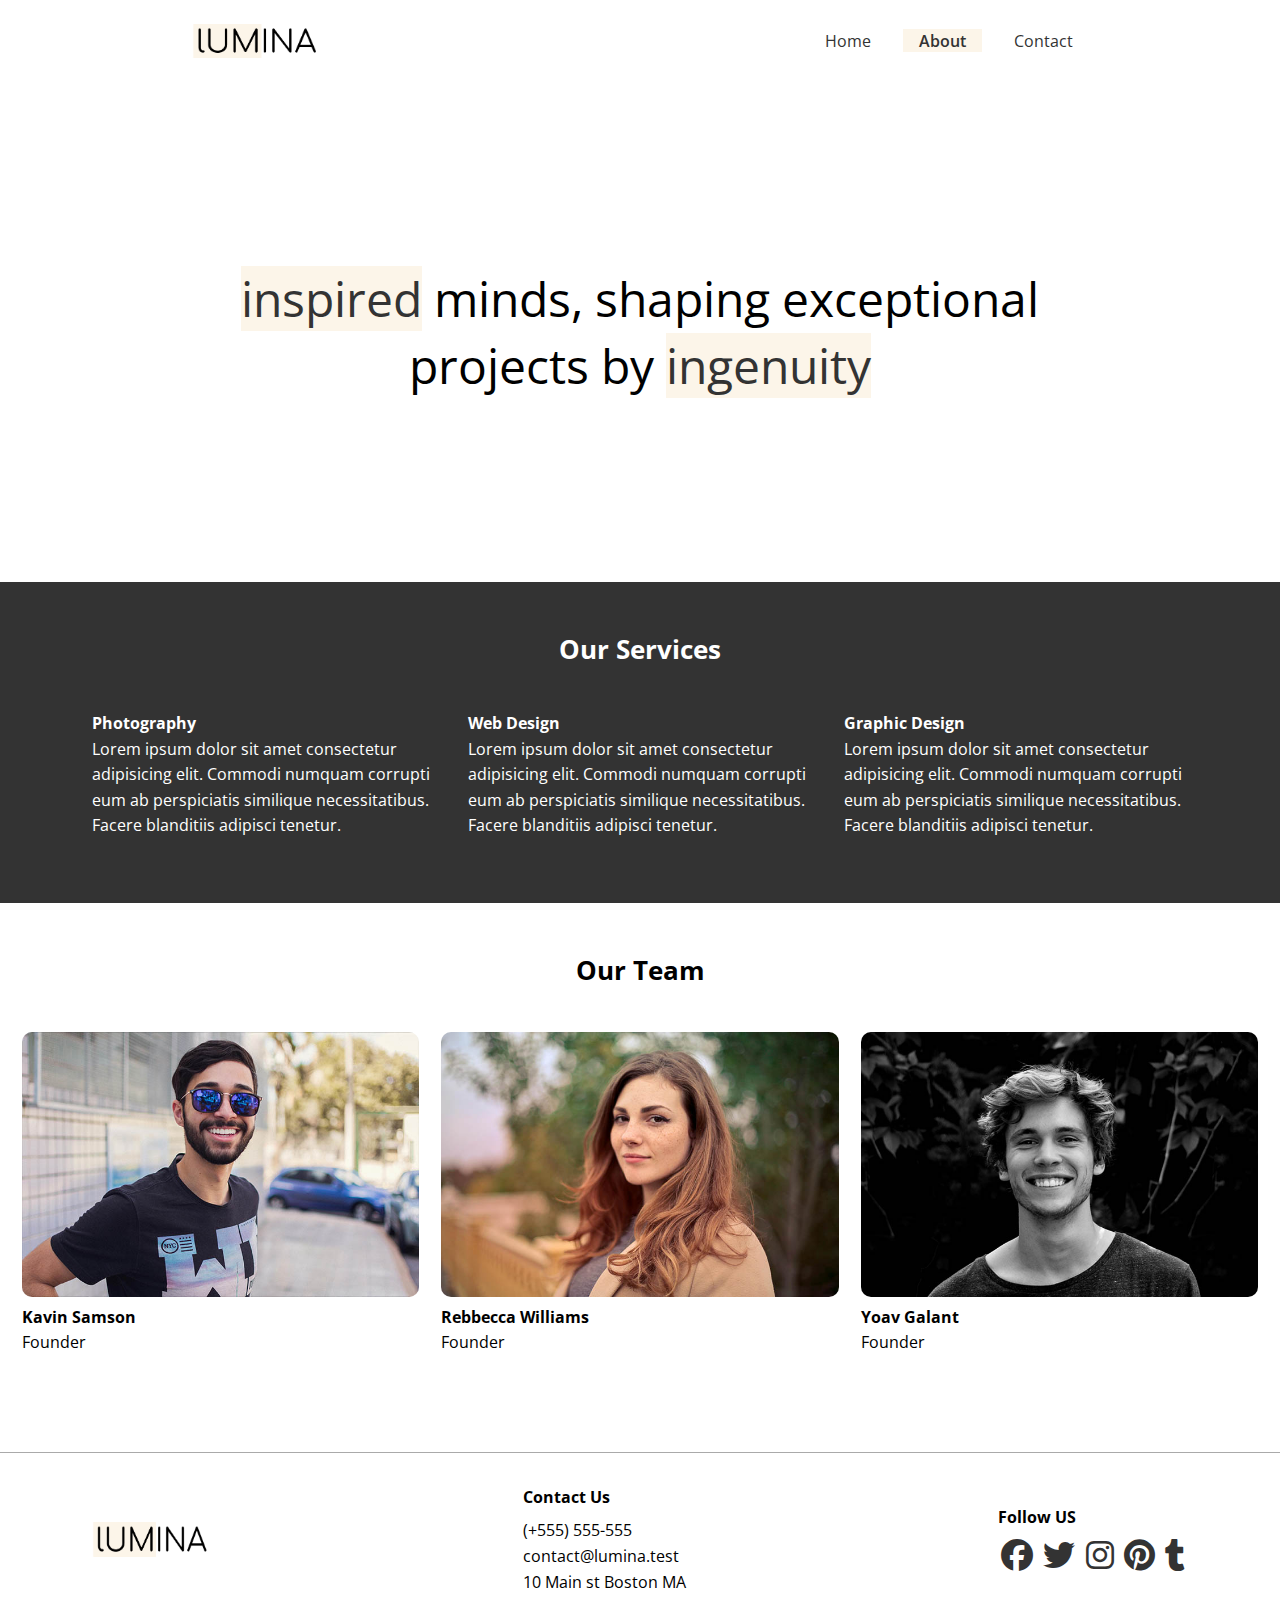
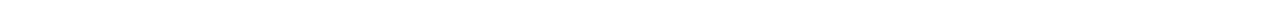
<file: about.html>
<!DOCTYPE html>
<html lang="en">
  <head>
    <meta charset="UTF-8" />
    <meta name="viewport" content="width=device-width, initial-scale=1.0" />
    <link
      rel="stylesheet"
      href="https://cdnjs.cloudflare.com/ajax/libs/font-awesome/6.7.2/css/all.min.css"
      integrity="sha512-Evv84Mr4kqVGRNSgIGL/F/aIDqQb7xQ2vcrdIwxfjThSH8CSR7PBEakCr51Ck+w+/U6swU2Im1vVX0SVk9ABhg=="
      crossorigin="anonymous"
      referrerpolicy="no-referrer"
    />
    <link rel="preconnect" href="https://fonts.googleapis.com" />
    <link rel="preconnect" href="https://fonts.gstatic.com" crossorigin />
    <link
      href="https://fonts.googleapis.com/css2?family=Lato:wght@100;300;400;700;900&family=Open+Sans:ital,wght@0,300..800;1,300..800&family=Poppins:wght@300;400;500;700&display=swap"
      rel="stylesheet"
    />
    <link rel="stylesheet" href="css/styles.css" />
    <link rel="icon" href="images/favicon.ico" />
    <title>About Lumina Creative</title>
  </head>
  <body>
    <header class="header">
      <div class="container container-sm header-flex">
        <img src="images/logo.png" alt="Lumina Creative" class="logo" />
        <ul class="main-menu">
          <li><a href="/">Home</a></li>
          <li><a class="current" href="about.html">About</a></li>
          <li><a href="contact.html">Contact</a></li>
        </ul>
      </div>
    </header>

    <section class="hero">
      <div class="container container-sm">
        <h2>
          <span class="bg-primary">inspired</span> minds, shaping exceptional
          projects by <span class="bg-primary">ingenuity</span>
        </h2>
      </div>
    </section>

    <section class="services bg-dark">
      <div class="container">
        <h2 class="section-heading">Our Services</h2>
        <div class="services-flex">
          <div class="service-item">
            <h4>Photography</h4>
            <p>
              Lorem ipsum dolor sit amet consectetur adipisicing elit. Commodi
              numquam corrupti eum ab perspiciatis similique necessitatibus.
              Facere blanditiis adipisci tenetur.
            </p>
          </div>
          <div class="service-item">
            <h4>Web Design</h4>
            <p>
              Lorem ipsum dolor sit amet consectetur adipisicing elit. Commodi
              numquam corrupti eum ab perspiciatis similique necessitatibus.
              Facere blanditiis adipisci tenetur.
            </p>
          </div>
          <div class="service-item">
            <h4>Graphic Design</h4>
            <p>
              Lorem ipsum dolor sit amet consectetur adipisicing elit. Commodi
              numquam corrupti eum ab perspiciatis similique necessitatibus.
              Facere blanditiis adipisci tenetur.
            </p>
          </div>
        </div>
      </div>
    </section>

    <section class="team">
      <div class="container container-lg">
        <h2 class="section-heading">Our Team</h2>
        <div class="team-flex">
          <div class="team-item">
            <img src="images/team1.jpg" alt="Team Member" />
            <h4>Kavin Samson</h4>
            <p>Founder</p>
          </div>
          <div class="team-item">
            <img src="images/team2.jpg" alt="Team Member" />
            <h4>Rebbecca Williams</h4>
            <p>Founder</p>
          </div>
          <div class="team-item">
            <img src="images/team3.jpg" alt="Team Member" />
            <h4>Yoav Galant</h4>
            <p>Founder</p>
          </div>
        </div>
      </div>
    </section>

    <footer class="footer">
      <div class="container footer-flex">
        <img src="images/logo.png" alt="Lumina Creative" />
        <div>
          <h4>Contact Us</h4>
          <ul>
            <li>(+555) 555-555</li>
            <li>contact@lumina.test</li>
            <li>10 Main st Boston MA</li>
          </ul>
        </div>
        <div>
          <h4>Follow US</h4>
          <a href="#"><i class="fab fa-facebook fa-2x"></i></a>
          <a href="#"><i class="fab fa-twitter fa-2x"></i></a>
          <a href="#"><i class="fab fa-instagram fa-2x"></i></a>
          <a href="#"><i class="fab fa-pinterest fa-2x"></i></a>
          <a href="#"><i class="fab fa-tumblr fa-2x"></i></a>
        </div>
      </div>
    </footer>
  </body>
</html>
</file>
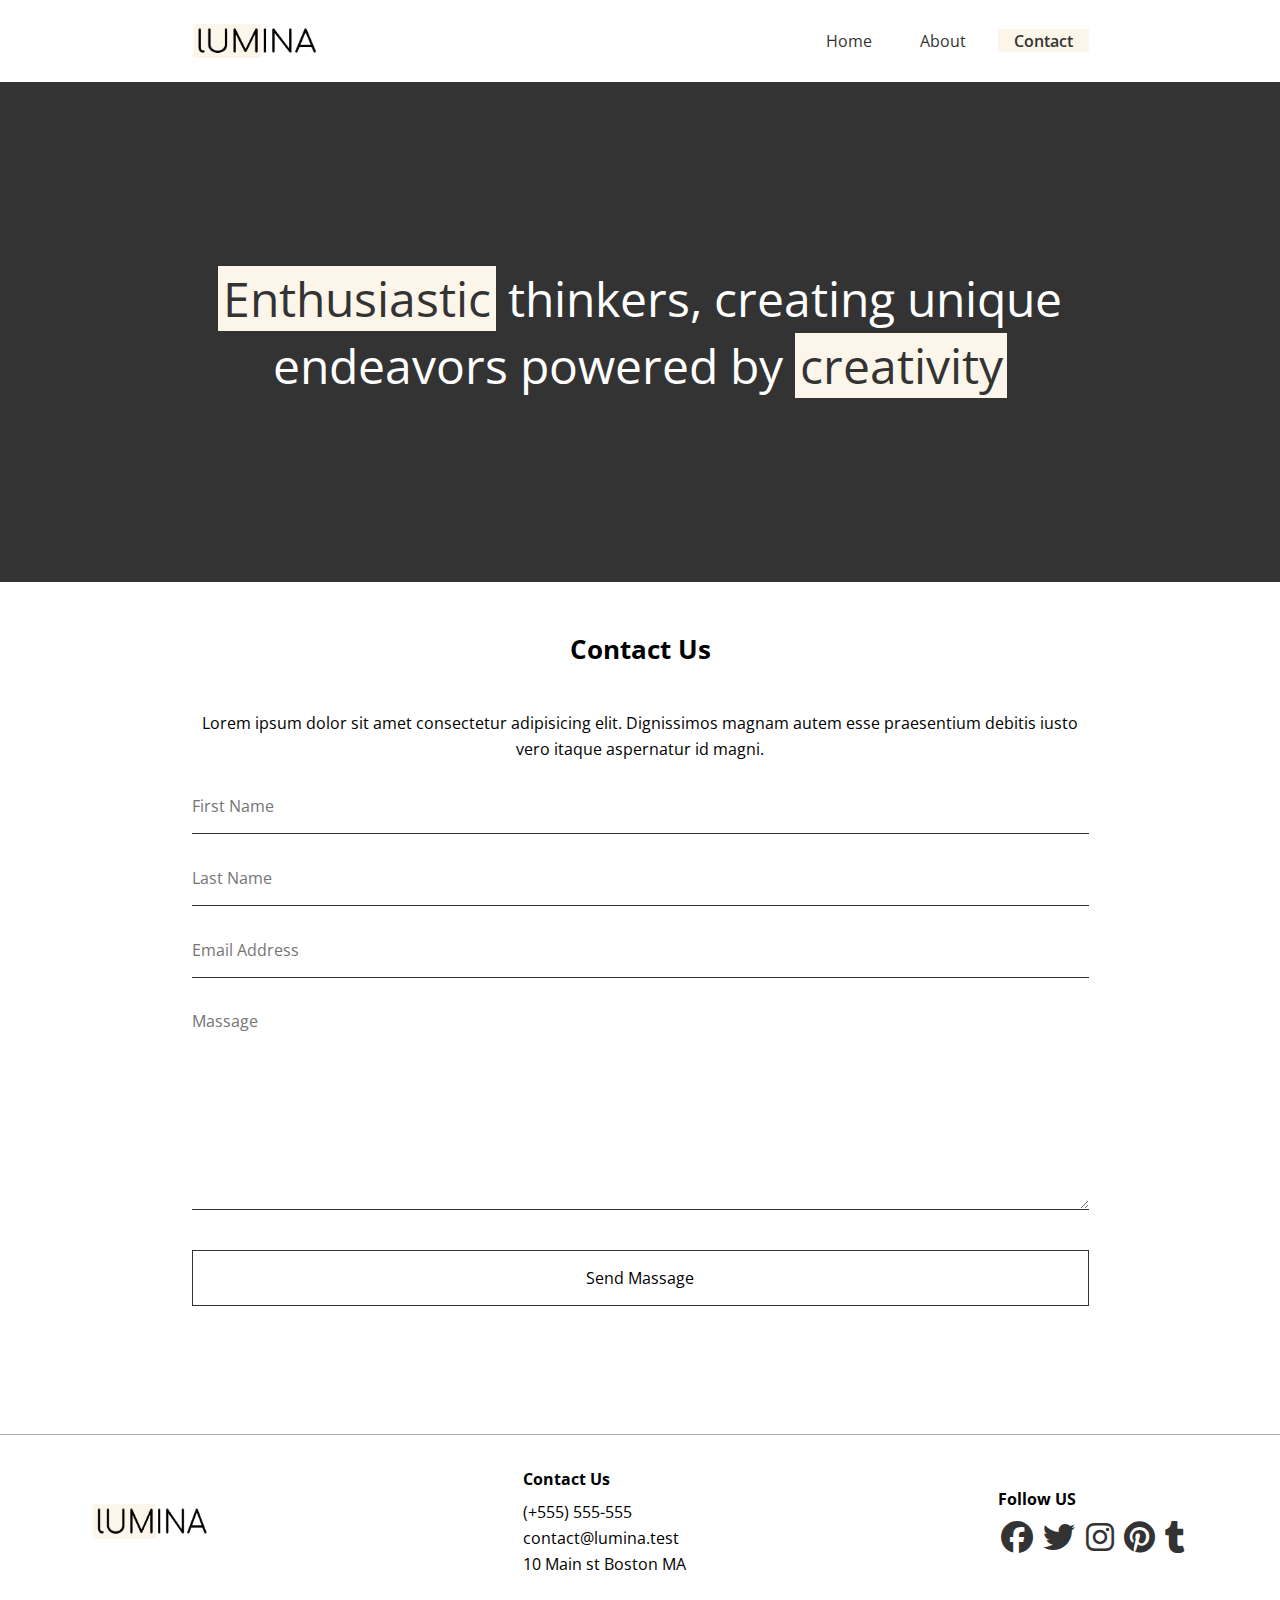
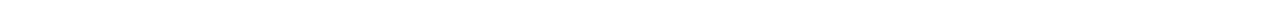
<file: contact.html>
<!DOCTYPE html>
<html lang="en">
  <head>
    <meta charset="UTF-8" />
    <meta name="viewport" content="width=device-width, initial-scale=1.0" />
    <link
      rel="stylesheet"
      href="https://cdnjs.cloudflare.com/ajax/libs/font-awesome/6.7.2/css/all.min.css"
      integrity="sha512-Evv84Mr4kqVGRNSgIGL/F/aIDqQb7xQ2vcrdIwxfjThSH8CSR7PBEakCr51Ck+w+/U6swU2Im1vVX0SVk9ABhg=="
      crossorigin="anonymous"
      referrerpolicy="no-referrer"
    />
    <link rel="preconnect" href="https://fonts.googleapis.com" />
    <link rel="preconnect" href="https://fonts.gstatic.com" crossorigin />
    <link
      href="https://fonts.googleapis.com/css2?family=Lato:wght@100;300;400;700;900&family=Open+Sans:ital,wght@0,300..800;1,300..800&family=Poppins:wght@300;400;500;700&display=swap"
      rel="stylesheet"
    />
    <link rel="stylesheet" href="css/styles.css" />
    <link rel="icon" href="images/favicon.ico" />
    <title>Contact Lumina Creative</title>
  </head>
  <body>
    <header class="header">
      <div class="container container-sm header-flex">
        <img src="images/logo.png" alt="Lumina Creative" class="logo" />
        <ul class="main-menu">
          <li><a href="/">Home</a></li>
          <li><a href="about.html">About</a></li>
          <li><a class="current" href="contact.html">Contact</a></li>
        </ul>
      </div>
    </header>

    <section class="hero bg-dark">
      <div class="container container-sm">
        <h2>
          <span class="bg-primary">Enthusiastic</span> thinkers, creating unique
          endeavors powered by <span class="bg-primary">creativity</span>
        </h2>
      </div>
    </section>

    <section class="contact">
      <div class="container container-sm">
        <h2 class="section-heading">Contact Us</h2>
        <p>
          Lorem ipsum dolor sit amet consectetur adipisicing elit. Dignissimos
          magnam autem esse praesentium debitis iusto vero itaque aspernatur id
          magni.
        </p>
        <form name="contact" netlify>
          <div class="form-group">
            <label for="first-name" class="visually-hidden">First Name</label>
            <input
              type="text"
              id="first-name"
              name="first-name"
              placeholder="First Name"
            />
          </div>
          <div class="form-group">
            <label for="last-name" class="visually-hidden">Last Name</label>
            <input
              type="text"
              id="last-name"
              name="last-name"
              placeholder="Last Name"
            />
          </div>
          <div class="form-group">
            <label for="email" class="visually-hidden">Email Address</label>
            <input
              type="email"
              id="email"
              name="email"
              placeholder="Email Address"
            />
          </div>
          <div class="form-group">
            <label for="massage" class="visually-hidden">Massage</label>
            <textarea
              id="massage"
              name="massage"
              placeholder="Massage"
            ></textarea>
          </div>
          <div class="form-group">
            <button type="submit" class="bth">Send Massage</button>
          </div>
        </form>
      </div>
    </section>

    <footer class="footer">
      <div class="container footer-flex">
        <img src="images/logo.png" alt="Lumina Creative" />
        <div>
          <h4>Contact Us</h4>
          <ul>
            <li>(+555) 555-555</li>
            <li>contact@lumina.test</li>
            <li>10 Main st Boston MA</li>
          </ul>
        </div>
        <div>
          <h4>Follow US</h4>
          <a href="#"><i class="fab fa-facebook fa-2x"></i></a>
          <a href="#"><i class="fab fa-twitter fa-2x"></i></a>
          <a href="#"><i class="fab fa-instagram fa-2x"></i></a>
          <a href="#"><i class="fab fa-pinterest fa-2x"></i></a>
          <a href="#"><i class="fab fa-tumblr fa-2x"></i></a>
        </div>
      </div>
    </footer>
  </body>
</html>
</file>
<file: css/styles.css>
* {
  margin: 0;
  padding: 0;
  box-sizing: border-box;
}

:root {
  --primary-color: #fcf5e9;
  --container-normal: 1100px;
  --container-wide: 1400px;
  --container-narrow: 900px;
  --dark-color: #333;
}

body {
  font-family: "Open Sans", sans-serif;
  line-height: 1.6;
}

a {
  text-decoration: none;
  color: #333;
}

ul {
  list-style: none;
}

img {
  max-width: 100%;
}

/* Utility Class */
.bg-primary {
  background-color: var(--primary-color);
  color: #333;
}

.bth {
  display: inline-block;
  padding: 1rem 2rem;
  border: 1px solid #333;
  background-color: transparent;
  font-family: inherit;
  font-size: inherit;
  cursor: pointer;
}

.bth:hover {
  background-color: #333;
  color: #fff;
}

.bg-dark {
  background-color: var(--dark-color);
  color: #fff;
}

.bg-dark .bg-primary {
  padding: 0 0.3rem;
}

.visually-hidden {
  clip: rect(0 0 0 0);
  clip-path: inset(50%);
  height: 1px;
  overflow: hidden;
  position: absolute;
  white-space: nowrap;
  width: 1px;
}

.section-heading {
  font-size: 1.6rem;
  text-align: center;
  margin-bottom: 40px;
}

/* Container */
.container {
  max-width: var(--container-normal);
  margin: 0 auto;
  padding: 0 1.5px;
}

.container-lg {
  max-width: var(--container-wide);
}

.container-sm {
  max-width: var(--container-narrow);
}

/* Header */
.header {
  margin: 1.5rem auto;
}

.header .logo {
  width: 130px;
}

.header .header-flex {
  display: flex;
  justify-content: space-between;
  align-items: center;
}

.header .main-menu {
  display: flex;
  gap: 1rem;
}

.header .main-menu a {
  padding: 0.5px 1rem;
}

.header .main-menu a:hover {
  background-color: var(--primary-color);
}

.current {
  background-color: var(--primary-color);
  font-weight: 600;
}

/* Hero */
.hero {
  height: 500px;
  display: flex;
  justify-content: center;
  align-items: center;
  text-align: center;

  h2 {
    font-size: 3rem;
    line-height: 1.4;
    font-weight: normal;
  }
}

/* Gallery */
.gallery-flex {
  display: flex;
  flex-wrap: wrap;
  gap: 20px;
  justify-content: center;
}

.gallery-item {
  width: calc(33.333% - 20px);
  border-radius: 10px;
}

.gallery-item:hover {
  opacity: 0.9;
}

.gallery-item img {
  border-radius: 10px;
}

/* Footer */
.footer {
  border-top: 1px solid #aaa;
  padding: 2rem 1.5rem;
  margin-top: 2rem;
}

.footer .footer-flex {
  display: flex;
  justify-content: space-between;
  align-items: center;
}

.footer img {
  width: 120px;
  height: 35px;
}

.footer h4 {
  font-size: 1rem;
  margin-bottom: 0.5rem;
}

.footer a {
  margin: 0.2rem;
}

/* services */
.services {
  padding: 3rem 20px 4rem;
}

.services-flex {
  display: flex;
  gap: 2rem;
}

.services-item {
  font-size: 1.1rem;
  margin-bottom: 0.7rem;
}

/* Team */

.team {
  padding: 3rem 20px 4rem;
}

.team-flex {
  display: flex;
  gap: 1.4rem;
}

.team img {
  border-radius: 10px;
}

/* Contact */
.contact {
  padding: 3rem 0 4rem;
}

.contact p {
  text-align: center;
  margin-bottom: 2rem;
}

.form-group {
  margin: 2rem 0;
}

.contact input,
.contact textarea {
  border: none;
  border-bottom: 1px #333 solid;
  width: 100%;
  font-size: inherit;
  font-family: inherit;
  padding-bottom: 1rem;
}

.contact textarea {
  height: 200px;
}

.contact input:focus,
.contact textarea:focus {
  outline: 0;
}

.contact button {
  width: 100%;
}

/* Media Queries */
@media (max-width: 768px) {
  .services .services-flex,
  .team .team-flex,
  .header .header-flex,
  .footer .footer-flex {
    flex-direction: column;
    gap: 1.5rem;
  }

  .hero {
    height: 300px;

    h2 {
      font-size: 1.8rem;
    }
  }

  .gallery-item {
    width: calc(50% - 20px);
  }

  .footer .footer-flex {
    text-align: center;
  }
}
</file>
